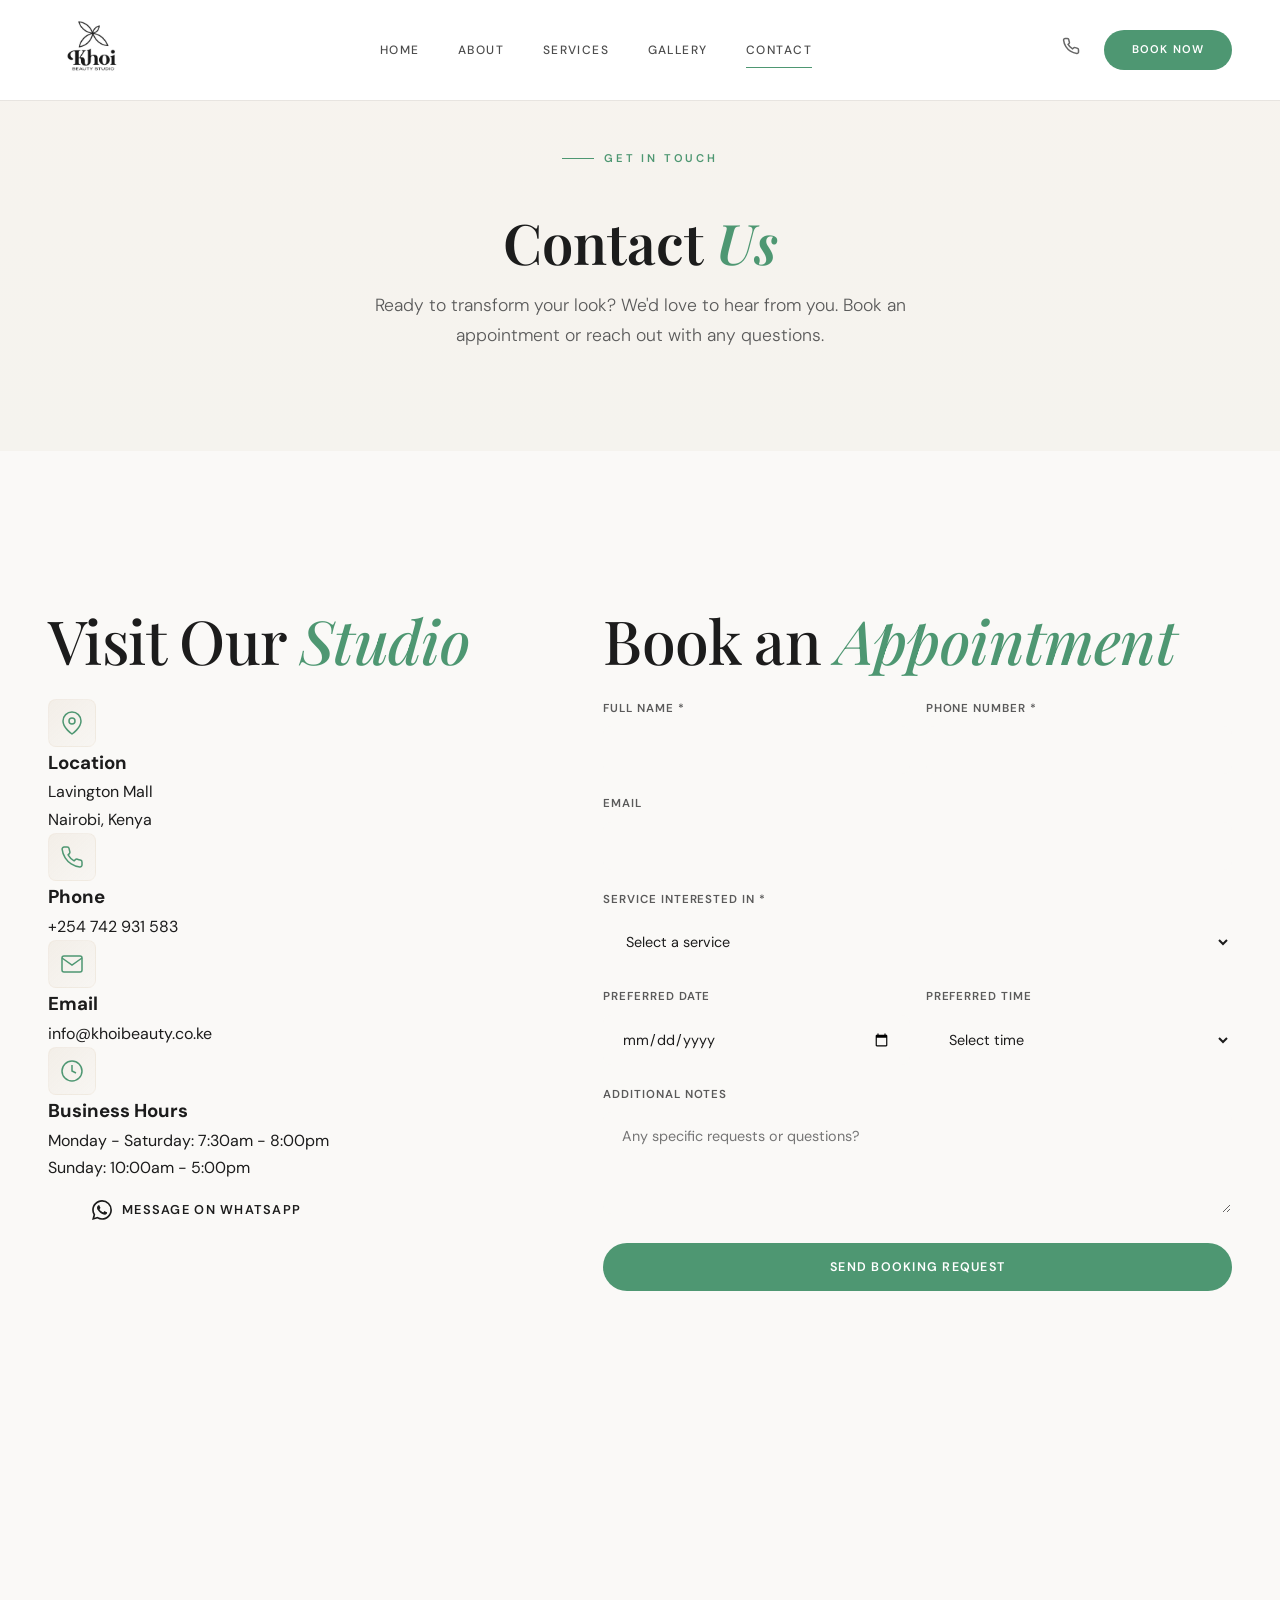
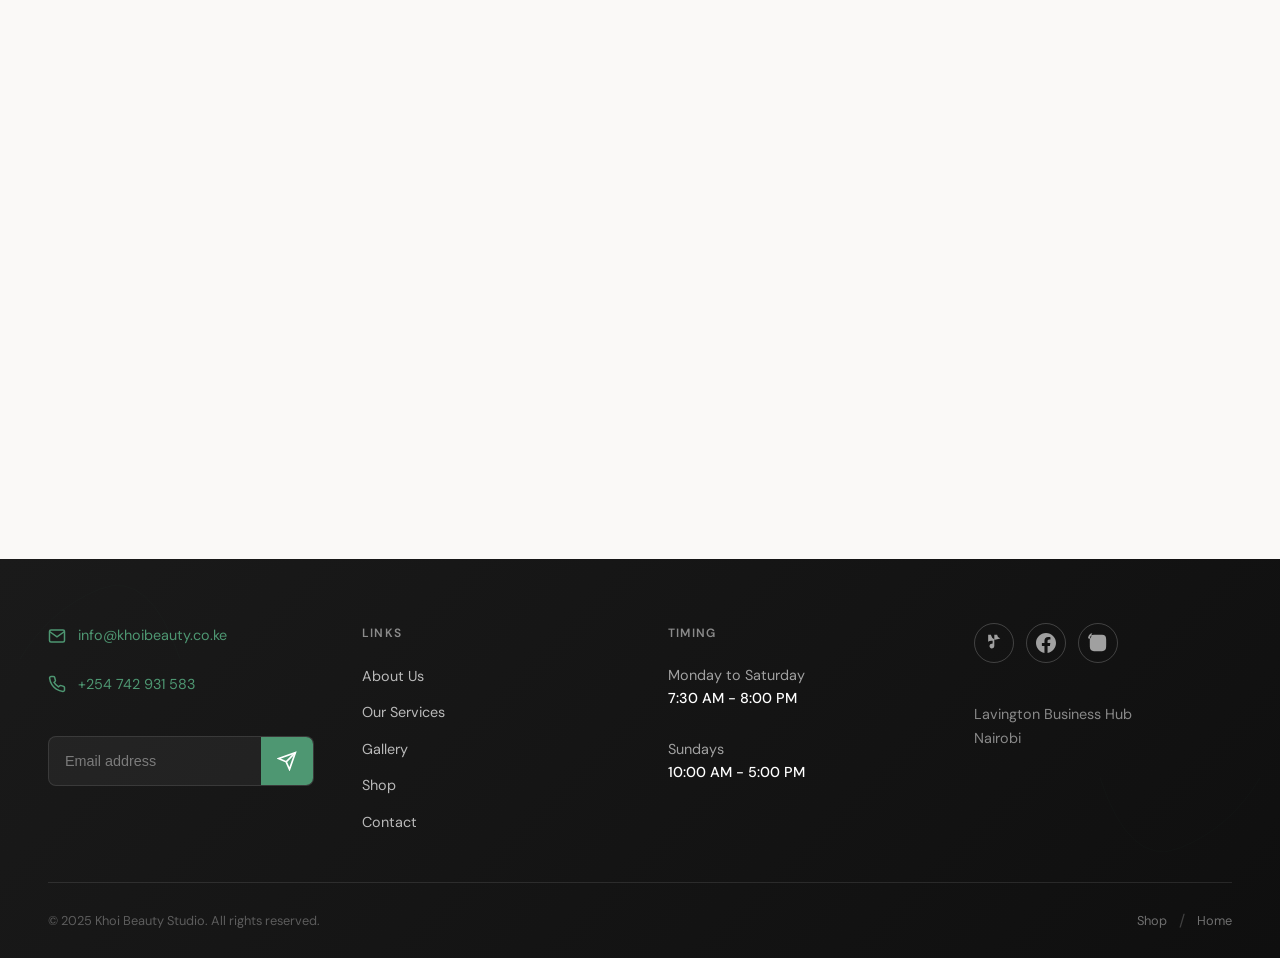
<file: contact.html>
<!DOCTYPE html>
<html lang="en">
<head>
    <meta charset="UTF-8">
    <meta name="viewport" content="width=device-width, initial-scale=1.0">
    <title>Contact Us — Khoi Beauty Studio Nairobi</title>
    <meta name="description" content="Contact Khoi Beauty Studio in Lavington, Nairobi. Book appointments via WhatsApp or phone. Visit us at Lavington Mall.">

    <meta property="og:type" content="website">
    <meta property="og:url" content="https://khoibeauty.co.ke/contact">
    <meta property="og:title" content="Contact — Khoi Beauty Studio">
    <meta property="og:description" content="Book your appointment at Khoi Beauty Studio. Lavington Mall, Nairobi.">

    <link rel="icon" type="image/png" href="images/logo-dark.png">
    <link rel="preconnect" href="https://fonts.googleapis.com">
    <link rel="preconnect" href="https://fonts.gstatic.com" crossorigin>
    <link href="https://fonts.googleapis.com/css2?family=Playfair+Display:ital,wght@0,400;0,500;0,600;0,700;1,400;1,500;1,600&family=DM+Sans:ital,opsz,wght@0,9..40,300;0,9..40,400;0,9..40,500;0,9..40,600;1,9..40,300;1,9..40,400&display=swap" rel="stylesheet">
    <link rel="stylesheet" href="css/styles.css">
</head>
<body>
    <!-- NAVIGATION -->
    <header id="navbar" class="navbar solid">
        <div class="nav-container">
            <a href="index.html" class="nav-logo">
                <img src="images/logo-new.jpg" alt="Khoi Beauty Studio" class="logo-img">
            </a>
            <nav class="nav-menu" id="navMenu">
                <a href="index.html" class="nav-link">Home</a>
                <a href="about.html" class="nav-link">About</a>
                <a href="services.html" class="nav-link">Services</a>
                <a href="gallery.html" class="nav-link">Gallery</a>
                <a href="contact.html" class="nav-link active">Contact</a>
            </nav>
            <div class="nav-actions">
                <a href="tel:+254742931583" class="nav-phone" aria-label="Call us">
                    <svg width="18" height="18" viewBox="0 0 24 24" fill="none" stroke="currentColor" stroke-width="2"><path d="M22 16.92v3a2 2 0 01-2.18 2 19.79 19.79 0 01-8.63-3.07 19.5 19.5 0 01-6-6 19.79 19.79 0 01-3.07-8.67A2 2 0 014.11 2h3a2 2 0 012 1.72 12.84 12.84 0 00.7 2.81 2 2 0 01-.45 2.11L8.09 9.91a16 16 0 006 6l1.27-1.27a2 2 0 012.11-.45 12.84 12.84 0 002.81.7A2 2 0 0122 16.92z"/></svg>
                </a>
                <a href="contact.html#booking" class="btn btn-book nav-book-btn">Book Now</a>
            </div>
            <button class="nav-toggle" id="navToggle" aria-label="Toggle menu">
                <span></span><span></span><span></span>
            </button>
        </div>
    </header>

    <!-- PAGE HEADER -->
    <section class="page-header">
        <div class="container">
            <span class="section-label">Get In Touch</span>
            <h1 class="page-title">Contact <em>Us</em></h1>
            <p class="page-desc">Ready to transform your look? We'd love to hear from you. Book an appointment or reach out with any questions.</p>
        </div>
    </section>

    <!-- CONTACT SECTION -->
    <section class="section contact-page">
        <div class="container">
            <div class="contact-grid">
                <!-- Contact Info -->
                <div class="contact-info">
                    <h2 class="section-title">Visit Our <em>Studio</em></h2>
                    <div class="contact-divider"></div>

                    <div class="contact-item">
                        <div class="contact-icon">
                            <svg width="24" height="24" viewBox="0 0 24 24" fill="none" stroke="currentColor" stroke-width="1.5"><path d="M21 10c0 7-9 13-9 13s-9-6-9-13a9 9 0 0118 0z"/><circle cx="12" cy="10" r="3"/></svg>
                        </div>
                        <div class="contact-details">
                            <h3>Location</h3>
                            <p>Lavington Mall<br>Nairobi, Kenya</p>
                        </div>
                    </div>

                    <div class="contact-item">
                        <div class="contact-icon">
                            <svg width="24" height="24" viewBox="0 0 24 24" fill="none" stroke="currentColor" stroke-width="1.5"><path d="M22 16.92v3a2 2 0 01-2.18 2 19.79 19.79 0 01-8.63-3.07 19.5 19.5 0 01-6-6 19.79 19.79 0 01-3.07-8.67A2 2 0 014.11 2h3a2 2 0 012 1.72 12.84 12.84 0 00.7 2.81 2 2 0 01-.45 2.11L8.09 9.91a16 16 0 006 6l1.27-1.27a2 2 0 012.11-.45 12.84 12.84 0 002.81.7A2 2 0 0122 16.92z"/></svg>
                        </div>
                        <div class="contact-details">
                            <h3>Phone</h3>
                            <p><a href="tel:+254742931583">+254 742 931 583</a></p>
                        </div>
                    </div>

                    <div class="contact-item">
                        <div class="contact-icon">
                            <svg width="24" height="24" viewBox="0 0 24 24" fill="none" stroke="currentColor" stroke-width="1.5"><path d="M4 4h16c1.1 0 2 .9 2 2v12c0 1.1-.9 2-2 2H4c-1.1 0-2-.9-2-2V6c0-1.1.9-2 2-2z"/><polyline points="22,6 12,13 2,6"/></svg>
                        </div>
                        <div class="contact-details">
                            <h3>Email</h3>
                            <p><a href="mailto:info@khoibeauty.co.ke">info@khoibeauty.co.ke</a></p>
                        </div>
                    </div>

                    <div class="contact-item">
                        <div class="contact-icon">
                            <svg width="24" height="24" viewBox="0 0 24 24" fill="none" stroke="currentColor" stroke-width="1.5"><circle cx="12" cy="12" r="10"/><polyline points="12 6 12 12 16 14"/></svg>
                        </div>
                        <div class="contact-details">
                            <h3>Business Hours</h3>
                            <p>Monday - Saturday: 7:30am - 8:00pm<br>Sunday: 10:00am - 5:00pm</p>
                        </div>
                    </div>

                    <!-- WhatsApp CTA -->
                    <div class="contact-whatsapp">
                        <a href="https://wa.me/254742931583?text=Hello%2C%20I%27d%20like%20to%20book%20an%20appointment" class="btn btn-whatsapp btn-lg">
                            <svg width="20" height="20" viewBox="0 0 24 24" fill="currentColor"><path d="M17.472 14.382c-.297-.149-1.758-.867-2.03-.967-.273-.099-.471-.148-.67.15-.197.297-.767.966-.94 1.164-.173.199-.347.223-.644.075-.297-.15-1.255-.463-2.39-1.475-.883-.788-1.48-1.761-1.653-2.059-.173-.297-.018-.458.13-.606.134-.133.298-.347.446-.52.149-.174.198-.298.298-.497.099-.198.05-.371-.025-.52-.075-.149-.669-1.612-.916-2.207-.242-.579-.487-.5-.669-.51-.173-.008-.371-.01-.57-.01-.198 0-.52.074-.792.372-.272.297-1.04 1.016-1.04 2.479 0 1.462 1.065 2.875 1.213 3.074.149.198 2.096 3.2 5.077 4.487.709.306 1.262.489 1.694.625.712.227 1.36.195 1.871.118.571-.085 1.758-.719 2.006-1.413.248-.694.248-1.289.173-1.413-.074-.124-.272-.198-.57-.347m-5.421 7.403h-.004a9.87 9.87 0 01-5.031-1.378l-.361-.214-3.741.982.998-3.648-.235-.374a9.86 9.86 0 01-1.51-5.26c.001-5.45 4.436-9.884 9.888-9.884 2.64 0 5.122 1.03 6.988 2.898a9.825 9.825 0 012.893 6.994c-.003 5.45-4.437 9.884-9.885 9.884m8.413-18.297A11.815 11.815 0 0012.05 0C5.495 0 .16 5.335.157 11.892c0 2.096.547 4.142 1.588 5.945L.057 24l6.305-1.654a11.882 11.882 0 005.683 1.448h.005c6.554 0 11.89-5.335 11.893-11.893a11.821 11.821 0 00-3.48-8.413z"/></svg>
                            Message on WhatsApp
                        </a>
                    </div>
                </div>

                <!-- Booking Form -->
                <div class="contact-form-wrapper" id="booking">
                    <h2 class="section-title">Book an <em>Appointment</em></h2>
                    <div class="contact-divider"></div>

                    <form class="contact-form" action="https://formsubmit.co/info@khoibeauty.co.ke" method="POST">
                        <input type="hidden" name="_subject" value="New Appointment Request - Khoi Beauty">
                        <input type="hidden" name="_captcha" value="false">
                        <input type="hidden" name="_template" value="table">
                        <input type="hidden" name="_next" value="https://khoibeauty.co.ke/thank-you.html">

                        <div class="form-row">
                            <div class="form-group">
                                <label for="name">Full Name *</label>
                                <input type="text" id="name" name="name" required>
                            </div>
                            <div class="form-group">
                                <label for="phone">Phone Number *</label>
                                <input type="tel" id="phone" name="phone" required>
                            </div>
                        </div>

                        <div class="form-group">
                            <label for="email">Email</label>
                            <input type="email" id="email" name="email">
                        </div>

                        <div class="form-group">
                            <label for="service">Service Interested In *</label>
                            <select id="service" name="service" required>
                                <option value="">Select a service</option>
                                <option value="Hair Care">Hair Care</option>
                                <option value="Facial Treatment">Facial Treatment</option>
                                <option value="Microneedling">Microneedling</option>
                                <option value="Professional Makeup">Professional Makeup</option>
                                <option value="Lash Extensions">Lash Extensions</option>
                                <option value="Eyebrow Shaping">Eyebrow Shaping & Tinting</option>
                                <option value="Nail Artistry">Nail Artistry</option>
                                <option value="Body Treatment">Body Treatment</option>
                                <option value="Multiple Services">Multiple Services</option>
                            </select>
                        </div>

                        <div class="form-row">
                            <div class="form-group">
                                <label for="date">Preferred Date</label>
                                <input type="date" id="date" name="preferred_date">
                            </div>
                            <div class="form-group">
                                <label for="time">Preferred Time</label>
                                <select id="time" name="preferred_time">
                                    <option value="">Select time</option>
                                    <option value="Morning (7:30am-12pm)">Morning (7:30am-12pm)</option>
                                    <option value="Afternoon (12pm-5pm)">Afternoon (12pm-5pm)</option>
                                    <option value="Evening (5pm-8pm)">Evening (5pm-8pm)</option>
                                </select>
                            </div>
                        </div>

                        <div class="form-group">
                            <label for="message">Additional Notes</label>
                            <textarea id="message" name="message" rows="4" placeholder="Any specific requests or questions?"></textarea>
                        </div>

                        <button type="submit" class="btn btn-primary btn-block">Send Booking Request</button>
                    </form>
                </div>
            </div>
        </div>
    </section>

    <!-- MAP -->
    <section class="section map-section">
        <div class="container">
            <div class="map-wrapper">
                <iframe
                    src="https://www.google.com/maps/embed?pb=!1m18!1m12!1m3!1d3988.8175839773744!2d36.7646137!3d-1.2832789!2m3!1f0!2f0!3f0!3m2!1i1024!2i768!4f13.1!3m3!1m2!1s0x0%3A0x0!2zMcKwMTcnMC4wIlMgMzbCsDQ1JzUyLjYiRQ!5e0!3m2!1sen!2ske!4v1600000000000!5m2!1sen!2ske"
                    width="100%"
                    height="400"
                    style="border:0;"
                    allowfullscreen=""
                    loading="lazy"
                    referrerpolicy="no-referrer-when-downgrade">
                </iframe>
            </div>
        </div>
    </section>

    <!-- FOOTER -->
    <footer class="footer">
        <div class="footer-decoration footer-decoration-top-left"></div>
        <div class="footer-decoration footer-decoration-bottom-right"></div>
        
        <div class="container">
            <div class="footer-grid-4">
                <!-- Contact & Newsletter -->
                <div class="footer-section">
                    <a href="mailto:info@khoibeauty.co.ke" class="footer-contact-link">
                        <svg width="18" height="18" viewBox="0 0 24 24" fill="none" stroke="currentColor" stroke-width="2"><path d="M4 4h16c1.1 0 2 .9 2 2v12c0 1.1-.9 2-2 2H4c-1.1 0-2-.9-2-2V6c0-1.1.9-2 2-2z"/><polyline points="22,6 12,13 2,6"/></svg>
                        info@khoibeauty.co.ke
                    </a>
                    <a href="tel:+254742931583" class="footer-contact-link">
                        <svg width="18" height="18" viewBox="0 0 24 24" fill="none" stroke="currentColor" stroke-width="2"><path d="M22 16.92v3a2 2 0 01-2.18 2 19.79 19.79 0 01-8.63-3.07 19.5 19.5 0 01-6-6 19.79 19.79 0 01-3.07-8.67A2 2 0 014.11 2h3a2 2 0 012 1.72 12.84 12.84 0 00.7 2.81 2 2 0 01-.45 2.11L8.09 9.91a16 16 0 006 6l1.27-1.27a2 2 0 012.11-.45 12.84 12.84 0 002.81.7A2 2 0 0122 16.92z"/></svg>
                        +254 742 931 583
                    </a>
                    
                    <div class="newsletter-form-footer">
                        <input type="email" placeholder="Email address" class="newsletter-input-footer">
                        <button class="newsletter-btn-footer" aria-label="Subscribe">
                            <svg width="20" height="20" viewBox="0 0 24 24" fill="none" stroke="currentColor" stroke-width="2"><line x1="22" y1="2" x2="11" y2="13"/><polygon points="22 2 15 22 11 13 2 9 22 2"/></svg>
                        </button>
                    </div>
                </div>
                
                <!-- Links -->
                <div class="footer-section">
                    <h4 class="footer-heading">Links</h4>
                    <nav class="footer-links-vertical">
                        <a href="about.html">About Us</a>
                        <a href="services.html">Our Services</a>
                        <a href="gallery.html">Gallery</a>
                        <a href="#">Shop</a>
                        <a href="contact.html">Contact</a>
                    </nav>
                </div>
                
                <!-- Timing -->
                <div class="footer-section">
                    <h4 class="footer-heading">Timing</h4>
                    <div class="footer-hours">
                        <p>Monday to Saturday</p>
                        <p class="footer-hours-time">7:30 AM - 8:00 PM</p>
                    </div>
                    <div class="footer-hours">
                        <p>Sundays</p>
                        <p class="footer-hours-time">10:00 AM - 5:00 PM</p>
                    </div>
                </div>
                
                <!-- Social & Location -->
                <div class="footer-section">
                    <div class="footer-social">
                        <a href="#" aria-label="TikTok" class="social-icon-circle">
                            <svg width="20" height="20" viewBox="0 0 24 24" fill="currentColor"><path d="M19.59 6.69a4.83 4.83 0 01-3.77-4.25V2h-3.45v13.67a2.89 2.89 0 01-5.2 1.74 2.89 2.89 0 012.31-4.64 2.93 2.93 0 01.88 0V9.4a6.84 6.84 0 00-1 0A6.33 6.33 0 005 10.53V2h3.45v.66a7.42 7.42 0 004.78 5.53z"/></svg>
                        </a>
                        <a href="#" aria-label="Facebook" class="social-icon-circle">
                            <svg width="20" height="20" viewBox="0 0 24 24" fill="currentColor"><path d="M24 12.073c0-6.627-5.373-12-12-12s-12 5.373-12 12c0 5.99 4.388 10.954 10.125 11.854v-8.385H7.078v-3.47h3.047V9.43c0-3.007 1.792-4.669 4.533-4.669 1.312 0 2.686.235 2.686.235v2.953H15.83c-1.491 0-1.956.925-1.956 1.874v2.25h3.328l-.532 3.47h-2.796v8.385C19.612 23.027 24 18.062 24 12.073z"/></svg>
                        </a>
                        <a href="#" aria-label="Instagram" class="social-icon-circle">
                            <svg width="20" height="20" viewBox="0 0 24 24" fill="currentColor"><path d="M12 2.163c3.204 0 3.584.012 4.85.07 3.252.148 4.771 1.691 4.919 4.919.058 1.265.069 1.645.069 4.849 0 3.205-.012 3.584-.069 4.849-.149 3.225-1.664 4.771-4.919 4.919-1.266.058-1.644.07-4.85.07-3.204 0-3.584-.012-4.849-.07-3.26-.149-4.771-1.699-4.919-4.92-.058-1.265-.07-1.644-.07-4.849 0-3.204.012-3.583.07-4.849.149-3.227 1.664-4.771 4.919-4.919 1.266-.057 1.645-.069 4.849-.069zM12 0C8.741 0 8.333.014 7.053.072 2.695.157.271 2.379.066 6.979-.029 2.374-.052 2.789-.064 7.053-.064 4.265 0 4.679.012 7.053.064 4.6.157 6.822 2.379 6.979 6.979.053 2.374.072 2.789.072 7.053.072s.014-3.584.072-7.053c.157-4.6 2.379-6.822 6.979-6.979C16.333.014 16.741 0 12 0zm0 5.838a6.162 6.162 0 100 12.324 6.162 6.162 0 000-12.324zM12 16a4 4 0 110-8 4 4 0 010 8zm6.406-11.845a1.44 1.44 0 100 2.881 1.44 1.44 0 000-2.881z"/></svg>
                        </a>
                    </div>
                    <div class="footer-location">
                        <p>Lavington Business Hub</p>
                        <p>Nairobi</p>
                    </div>
                </div>
            </div>
            
            <div class="footer-bottom-bar">
                <p>&copy; 2025 Khoi Beauty Studio. All rights reserved.</p>
                <nav class="footer-bottom-nav">
                    <a href="#">Shop</a>
                    <span class="footer-divider">/</span>
                    <a href="index.html">Home</a>
                </nav>
            </div>
        </div>
        
        <button class="back-to-top" id="backToTop" aria-label="Back to top">
            <svg width="20" height="20" viewBox="0 0 24 24" fill="none" stroke="currentColor" stroke-width="2"><polyline points="18 15 12 9 6 15"/></svg>
        </button>
    </footer>

    <script src="js/main.js"></script>
</body>
</html>
</file>
<file: css/styles.css>
/* ================================================================
   KHOI BEAUTY STUDIO — Editorial Luxury Stylesheet (Revamped)
   ================================================================ */

/* ======================== CSS VARIABLES ======================== */
:root {
    --color-black: #0b0b0b;
    --color-charcoal: #1c1c1c;
    --color-dark: #2d2d2d;
    --color-gray: #5a5a5a;
    --color-light-gray: #8a8a8a;
    --color-silver: #d4d4d4;
    --color-cream: #f7f3ee;
    --color-off-white: #faf9f7;
    --color-white: #ffffff;
    --color-gold: #4E9772;
    --color-gold-light: #5FA87F;
    --color-gold-dark: #3E8F5F;
    --color-green-pale: #CFEFC4;
    --color-green-tint: #DDF2D7;

    --font-heading: 'Playfair Display', 'Georgia', serif;
    --font-body: 'DM Sans', 'Helvetica Neue', sans-serif;

    --nav-height: 100px;
    --section-padding: clamp(100px, 12vw, 160px);
    --container-width: 1320px;

    --ease-out-expo: cubic-bezier(0.16, 1, 0.3, 1);
    --ease-out-quart: cubic-bezier(0.25, 1, 0.5, 1);
    --ease-spring: cubic-bezier(0.34, 1.56, 0.64, 1);
    --transition-smooth: 0.6s var(--ease-out-expo);
    --transition-fast: 0.35s var(--ease-out-expo);

    --radius-sm: 8px;
    --radius-md: 14px;
    --radius-lg: 20px;
    --radius-xl: 28px;
}

/* ======================== RESET & BASE ======================== */
*, *::before, *::after {
    margin: 0;
    padding: 0;
    box-sizing: border-box;
}

html {
    scroll-behavior: smooth;
    font-size: 16px;
    -webkit-font-smoothing: antialiased;
    -moz-osx-font-smoothing: grayscale;
}

body {
    font-family: var(--font-body);
    font-weight: 400;
    color: var(--color-charcoal);
    background: var(--color-off-white);
    line-height: 1.7;
    overflow-x: hidden;
}

img {
    max-width: 100%;
    height: auto;
    display: block;
}

a {
    text-decoration: none;
    color: inherit;
    transition: color var(--transition-fast);
}

button {
    cursor: pointer;
    border: none;
    background: none;
    font-family: inherit;
}

.container {
    max-width: var(--container-width);
    margin: 0 auto;
    padding: 0 clamp(24px, 5vw, 48px);
}

.section {
    padding: var(--section-padding) 0;
}

/* ======================== PAGE HEADER ======================== */
.page-header {
    padding: 140px 0 100px;
    text-align: center;
    background: var(--color-cream);
    position: relative;
    overflow: hidden;
    min-height: 300px;
}

.page-header::before {
    content: '';
    position: absolute;
    top: 0;
    left: 0;
    right: 0;
    height: 100%;
    background: linear-gradient(180deg, rgba(245, 243, 238, 0) 0%, rgba(245, 243, 238, 1) 100%);
    z-index: 0;
}

.page-header .container {
    position: relative;
    z-index: 1;
}

.page-title {
    font-family: var(--font-heading);
    font-size: clamp(2.5rem, 5vw, 3.5rem);
    font-weight: 600;
    color: var(--color-charcoal);
    line-height: 1.2;
    margin-bottom: 16px;
    margin-top: 20px;
}

.page-title em {
    font-style: italic;
    color: var(--color-gold);
}

.page-desc {
    font-size: 1.1rem;
    font-weight: 300;
    color: var(--color-gray);
    max-width: 600px;
    margin: 0 auto;
    line-height: 1.7;
}

/* ======================== PRELOADER ======================== */
#preloader {
    position: fixed;
    inset: 0;
    z-index: 10000;
    background: var(--color-black);
    display: flex;
    align-items: center;
    justify-content: center;
    transition: opacity 1s ease, visibility 1s ease;
}

#preloader.loaded {
    opacity: 0;
    visibility: hidden;
    pointer-events: none;
}

.preloader-inner {
    text-align: center;
}

.preloader-logo {
    width: 100px;
    margin-bottom: 36px;
    animation: preloaderPulse 1.5s ease-in-out infinite;
}

@keyframes preloaderPulse {
    0%, 100% { opacity: 0.4; transform: scale(0.95); }
    50% { opacity: 1; transform: scale(1); }
}

.preloader-bar {
    width: 180px;
    height: 2px;
    background: rgba(255,255,255,0.08);
    border-radius: 2px;
    overflow: hidden;
    margin: 0 auto;
}

.preloader-progress {
    height: 100%;
    background: var(--color-gold);
    border-radius: 2px;
    animation: preloaderBar 1.8s var(--ease-out-expo) forwards;
}

@keyframes preloaderBar {
    0% { width: 0; }
    100% { width: 100%; }
}

/* ======================== TYPOGRAPHY ======================== */
.section-label {
    display: inline-flex;
    align-items: center;
    gap: 10px;
    font-family: var(--font-body);
    font-size: 0.7rem;
    font-weight: 600;
    letter-spacing: 0.25em;
    text-transform: uppercase;
    color: var(--color-gold);
    margin-bottom: 20px;
}

.section-label::before {
    content: '';
    width: 32px;
    height: 1px;
    background: var(--color-gold);
}

.section-label.light {
    color: var(--color-gold-light);
}

.section-label.light::before {
    background: var(--color-gold-light);
}

.section-title {
    font-family: var(--font-heading);
    font-size: clamp(2.4rem, 5vw, 3.8rem);
    font-weight: 500;
    line-height: 1.15;
    color: var(--color-charcoal);
    margin-bottom: 24px;
    letter-spacing: -0.01em;
}

.section-title.light {
    color: var(--color-white);
}

.section-title em {
    font-style: italic;
    color: var(--color-gold);
}

.section-desc {
    font-size: 1.05rem;
    color: var(--color-gray);
    max-width: 560px;
    line-height: 1.8;
    font-weight: 300;
}

.section-header.center {
    text-align: center;
    margin-bottom: clamp(48px, 7vw, 80px);
}

.section-header.center .section-label::before {
    display: none;
}

.section-header.center .section-desc {
    margin-inline: auto;
}

/* ======================== BUTTONS ======================== */
.btn {
    display: inline-flex;
    align-items: center;
    justify-content: center;
    gap: 10px;
    font-family: var(--font-body);
    font-size: 0.78rem;
    font-weight: 600;
    letter-spacing: 0.1em;
    text-transform: uppercase;
    padding: 16px 36px;
    border-radius: 60px;
    transition: all 0.4s var(--ease-out-expo);
    white-space: nowrap;
    position: relative;
    overflow: hidden;
}

.btn-primary {
    background: var(--color-gold);
    color: var(--color-white);
}

.btn-primary:hover {
    background: var(--color-gold-dark);
    transform: translateY(-2px);
    box-shadow: 0 12px 36px rgba(184, 149, 106, 0.3);
}

.btn-outline {
    border: 1.5px solid rgba(255,255,255,0.35);
    color: var(--color-white);
    backdrop-filter: blur(6px);
}

.btn-outline:hover {
    border-color: var(--color-gold);
    color: var(--color-gold);
    background: rgba(184, 149, 106, 0.1);
}

.btn-lg {
    padding: 18px 44px;
    font-size: 0.8rem;
}

.btn-sm {
    padding: 11px 26px;
    font-size: 0.72rem;
}

.btn-block {
    width: 100%;
}

.btn-book {
    background: var(--color-gold);
    color: var(--color-white);
}

/* ======================== NAVBAR ======================== */
.navbar {
    position: fixed;
    top: 0;
    left: 0;
    right: 0;
    z-index: 1000;
    height: var(--nav-height);
    transition: all 0.5s var(--ease-out-expo);
    background: #ffffff;
    box-shadow: 0 1px 0 rgba(0,0,0,0.06);
}

.navbar.scrolled {
    background: rgba(255, 255, 255, 0.98);
    backdrop-filter: blur(24px) saturate(180%);
    -webkit-backdrop-filter: blur(24px) saturate(180%);
    box-shadow: 0 1px 0 rgba(0,0,0,0.06);
}

.navbar.solid {
    background: #ffffff;
    box-shadow: 0 1px 0 rgba(0,0,0,0.06);
}

.navbar.solid .nav-link {
    color: rgba(0,0,0,0.7);
}

.navbar.solid .nav-phone {
    color: rgba(0,0,0,0.6);
}

.nav-container {
    max-width: var(--container-width);
    margin: 0 auto;
    padding: 0 clamp(24px, 5vw, 48px);
    height: 100%;
    display: flex;
    align-items: center;
    justify-content: space-between;
}

.nav-logo {
    flex-shrink: 0;
}

.logo-img {
    height: 90px;
    width: auto;
    transition: opacity 0.3s ease;
}

.logo-img:hover {
    opacity: 0.8;
}

.nav-menu {
    display: flex;
    align-items: center;
    gap: clamp(24px, 3vw, 44px);
}

.nav-link {
    font-size: 0.75rem;
    font-weight: 500;
    letter-spacing: 0.12em;
    text-transform: uppercase;
    color: rgba(0,0,0,0.7);
    position: relative;
    padding: 4px 0;
    transition: color 0.3s ease;
}

.navbar.scrolled .nav-link {
    color: rgba(0,0,0,0.7);
}

.nav-link::after {
    content: '';
    position: absolute;
    bottom: -4px;
    left: 0;
    width: 0;
    height: 1.5px;
    background: var(--color-gold);
    transition: width 0.5s var(--ease-out-expo);
}

.nav-link:hover {
    color: var(--color-white);
}

.nav-link:hover::after,
.nav-link.active::after {
    width: 100%;
}

.nav-link.active {
    color: var(--color-white);
}

.nav-actions {
    display: flex;
    align-items: center;
    gap: 16px;
}

.nav-phone {
    color: rgba(0,0,0,0.6);
    padding: 8px;
    transition: color 0.3s ease;
}

.navbar.scrolled .nav-phone {
    color: rgba(0,0,0,0.6);
}

.nav-phone:hover {
    color: var(--color-gold);
}

.nav-book-btn {
    padding: 10px 28px;
    font-size: 0.7rem;
}

.nav-toggle {
    display: none;
    flex-direction: column;
    gap: 6px;
    padding: 8px;
    z-index: 1001;
}

.nav-toggle span {
    display: block;
    width: 24px;
    height: 1.5px;
    background: var(--color-white);
    transition: all 0.4s var(--ease-out-expo);
    transform-origin: center;
}

/* ======================== HERO ======================== */
.hero {
    position: relative;
    height: 100vh;
    height: 100dvh;
    min-height: 700px;
    display: flex;
    align-items: center;
    justify-content: center;
    overflow: hidden;
}

.hero-bg {
    position: absolute;
    inset: 0;
}

.hero-slide {
    position: absolute;
    inset: 0;
    background-size: cover;
    background-position: center;
    opacity: 0;
    transform: scale(1.06);
    transition: opacity 1.8s ease, transform 10s linear;
}

.hero-slide.active {
    opacity: 1;
    transform: scale(1);
}

.hero-overlay {
    position: absolute;
    inset: 0;
    background: linear-gradient(
        160deg,
        rgba(0,0,0,0.6) 0%,
        rgba(0,0,0,0.35) 50%,
        rgba(0,0,0,0.55) 100%
    );
}

.hero-content {
    position: relative;
    z-index: 2;
    text-align: center;
    padding: 0 24px;
    max-width: 860px;
}

.hero-badge {
    display: inline-flex;
    align-items: center;
    gap: 10px;
    font-size: 0.72rem;
    font-weight: 500;
    letter-spacing: 0.25em;
    text-transform: uppercase;
    color: rgba(255,255,255,0.7);
    margin-bottom: 28px;
    padding: 8px 20px;
    border: 1px solid rgba(255,255,255,0.15);
    border-radius: 60px;
    backdrop-filter: blur(8px);
    background: rgba(255,255,255,0.04);
}

.badge-dot {
    width: 6px;
    height: 6px;
    background: var(--color-gold);
    border-radius: 50%;
    animation: badgePulse 2s ease-in-out infinite;
}

@keyframes badgePulse {
    0%, 100% { opacity: 1; }
    50% { opacity: 0.4; }
}

.hero-title {
    font-family: var(--font-heading);
    font-size: clamp(3rem, 8vw, 5.8rem);
    font-weight: 400;
    line-height: 1.05;
    color: var(--color-white);
    margin-bottom: 28px;
    letter-spacing: -0.02em;
}

.hero-title em {
    font-style: italic;
    color: var(--color-gold-light);
}

.hero-subtitle {
    font-size: clamp(1rem, 2vw, 1.15rem);
    font-weight: 300;
    color: rgba(255,255,255,0.65);
    margin-bottom: 44px;
    letter-spacing: 0.03em;
    line-height: 1.7;
}

.hero-ctas {
    display: flex;
    gap: 16px;
    justify-content: center;
    flex-wrap: wrap;
}

/* Hero Bottom */
.hero-bottom {
    position: absolute;
    bottom: 0;
    left: 0;
    right: 0;
    z-index: 2;
    display: flex;
    align-items: flex-end;
    justify-content: space-between;
    padding: 0 clamp(24px, 5vw, 48px) 36px;
}

.hero-hours {
    display: flex;
    align-items: center;
    gap: 10px;
    font-size: 0.75rem;
    font-weight: 400;
    color: rgba(255,255,255,0.45);
    letter-spacing: 0.03em;
}

.hero-hours svg {
    opacity: 0.5;
}

.hero-hours .sep {
    width: 3px;
    height: 3px;
    background: rgba(255,255,255,0.3);
    border-radius: 50%;
}

.hero-scroll {
    display: flex;
    align-items: center;
}

/* Hero Animations */
.animate-up {
    opacity: 0;
    transform: translateY(50px);
}

body.loaded .animate-up {
    animation: fadeUp 1.2s var(--ease-out-expo) forwards;
}

body.loaded .animate-up.delay-1 { animation-delay: 0.15s; }
body.loaded .animate-up.delay-2 { animation-delay: 0.3s; }
body.loaded .animate-up.delay-3 { animation-delay: 0.5s; }
body.loaded .animate-up.delay-4 { animation-delay: 0.7s; }

@keyframes fadeUp {
    to {
        opacity: 1;
        transform: translateY(0);
    }
}

/* Scroll Indicator */
.scroll-indicator {
    width: 22px;
    height: 36px;
    border: 1.5px solid rgba(255,255,255,0.25);
    border-radius: 11px;
    display: flex;
    justify-content: center;
    padding-top: 7px;
}

.scroll-dot {
    width: 2.5px;
    height: 7px;
    background: var(--color-gold);
    border-radius: 3px;
    animation: scrollBounce 2s ease-in-out infinite;
}

@keyframes scrollBounce {
    0%, 100% { transform: translateY(0); opacity: 1; }
    50% { transform: translateY(10px); opacity: 0.2; }
}

/* ======================== MARQUEE BAR ======================== */
.marquee-bar {
    background: var(--color-charcoal);
    padding: 18px 0;
    overflow: hidden;
    border-bottom: 1px solid rgba(255,255,255,0.04);
}

.marquee-track {
    display: flex;
    align-items: center;
    gap: 0;
    white-space: nowrap;
    animation: marquee 35s linear infinite;
}

.marquee-track span {
    font-family: var(--font-heading);
    font-size: 1rem;
    font-weight: 400;
    font-style: italic;
    color: rgba(255,255,255,0.45);
    letter-spacing: 0.06em;
    padding: 0 18px;
}

.marquee-track .dot {
    font-style: normal;
    font-size: 0.6rem;
    color: var(--color-gold);
    padding: 0 4px;
}

@keyframes marquee {
    0% { transform: translateX(0); }
    100% { transform: translateX(-50%); }
}

/* ======================== ABOUT SECTION ======================== */
.about-grid {
    display: grid;
    grid-template-columns: 1fr 1.1fr;
    gap: clamp(48px, 7vw, 100px);
    align-items: center;
}

.about-images {
    position: relative;
}

.about-img-main {
    border-radius: var(--radius-lg);
    overflow: hidden;
    box-shadow: 0 24px 64px rgba(0,0,0,0.1);
}

.about-img-main img {
    width: 100%;
    height: 520px;
    object-fit: cover;
    transition: transform 1s var(--ease-out-expo);
}

.about-img-main:hover img {
    transform: scale(1.04);
}

.about-img-accent {
    position: absolute;
    bottom: -36px;
    right: -36px;
    width: 200px;
    height: 260px;
    border-radius: var(--radius-md);
    overflow: hidden;
    border: 6px solid var(--color-off-white);
    box-shadow: 0 16px 48px rgba(0,0,0,0.12);
}

.about-img-accent img {
    width: 100%;
    height: 100%;
    object-fit: cover;
}

.about-badge {
    position: absolute;
    top: -24px;
    left: -24px;
    width: 110px;
    height: 110px;
    background: var(--color-gold);
    border-radius: 50%;
    display: flex;
    flex-direction: column;
    align-items: center;
    justify-content: center;
    box-shadow: 0 12px 36px rgba(184, 149, 106, 0.35);
}

.badge-number {
    font-family: var(--font-heading);
    font-size: 2rem;
    font-weight: 600;
    color: var(--color-white);
    line-height: 1;
}

.badge-text {
    font-size: 0.58rem;
    font-weight: 600;
    text-transform: uppercase;
    letter-spacing: 0.08em;
    color: rgba(255,255,255,0.85);
    text-align: center;
    line-height: 1.3;
}

.about-divider {
    width: 48px;
    height: 2px;
    background: var(--color-gold);
    margin-bottom: 28px;
}

.about-text {
    font-size: 1rem;
    color: var(--color-gray);
    margin-bottom: 18px;
    line-height: 1.85;
    font-weight: 300;
}

.about-features {
    display: flex;
    flex-direction: column;
    gap: 20px;
    margin-top: 36px;
}

.feature {
    display: flex;
    align-items: flex-start;
    gap: 16px;
}

.feature-icon {
    flex-shrink: 0;
    width: 48px;
    height: 48px;
    background: linear-gradient(135deg, rgba(184, 149, 106, 0.12), rgba(184, 149, 106, 0.04));
    border-radius: var(--radius-sm);
    display: flex;
    align-items: center;
    justify-content: center;
    color: var(--color-gold);
    border: 1px solid rgba(184, 149, 106, 0.1);
}

.feature h4 {
    font-family: var(--font-body);
    font-size: 0.9rem;
    font-weight: 600;
    color: var(--color-charcoal);
    margin-bottom: 3px;
}

.feature p {
    font-size: 0.83rem;
    color: var(--color-light-gray);
    font-weight: 300;
}

/* ======================== STATS BAR ======================== */
.stats-bar {
    background: var(--color-green-pale);
    padding: 64px 0;
    position: relative;
}

.stats-bar::before {
    content: '';
    position: absolute;
    top: 0;
    left: 0;
    right: 0;
    height: 1px;
    background: linear-gradient(90deg, transparent, rgba(184, 149, 106, 0.3), transparent);
}

.stats-grid {
    display: grid;
    grid-template-columns: repeat(4, 1fr);
    gap: 24px;
    text-align: center;
}

.stat {
    position: relative;
}

.stat::after {
    content: '';
    position: absolute;
    right: 0;
    top: 50%;
    transform: translateY(-50%);
    width: 1px;
    height: 48px;
    background: rgba(255,255,255,0.08);
}

.stat:last-child::after {
    display: none;
}

.stat-number {
    font-family: var(--font-heading);
    font-size: clamp(2.8rem, 4.5vw, 3.8rem);
    font-weight: 400;
    color: var(--color-gold);
    display: block;
    line-height: 1;
    margin-bottom: 10px;
    letter-spacing: -0.02em;
}

.stat-label {
    font-size: 0.72rem;
    font-weight: 500;
    letter-spacing: 0.15em;
    text-transform: uppercase;
    color: var(--color-charcoal);
}

/* ======================== SERVICES ======================== */
.services {
    background: var(--color-off-white);
}

.services-filter {
    display: flex;
    justify-content: center;
    gap: 8px;
    flex-wrap: wrap;
    margin-bottom: 52px;
}

.filter-btn {
    font-size: 0.75rem;
    font-weight: 500;
    letter-spacing: 0.08em;
    text-transform: uppercase;
    padding: 11px 28px;
    border-radius: 60px;
    color: var(--color-gray);
    border: 1.5px solid transparent;
    transition: all var(--transition-fast);
}

.filter-btn:hover {
    color: var(--color-charcoal);
    border-color: var(--color-silver);
}

.filter-btn.active {
    background: var(--color-charcoal);
    color: var(--color-white);
    border-color: var(--color-charcoal);
}

.services-grid {
    display: grid;
    grid-template-columns: repeat(auto-fill, minmax(300px, 1fr));
    gap: 24px;
}

.service-card {
    background: var(--color-white);
    border-radius: var(--radius-lg);
    overflow: hidden;
    transition: all 0.5s var(--ease-out-expo);
    box-shadow: 0 2px 16px rgba(0,0,0,0.03);
    border: 1px solid rgba(0,0,0,0.04);
}

.service-card:hover {
    transform: translateY(-6px);
    box-shadow: 0 24px 56px rgba(0,0,0,0.08);
    border-color: transparent;
}

.service-card.hidden {
    display: none;
}

.service-img {
    position: relative;
    height: 260px;
    overflow: hidden;
}

.service-img img {
    width: 100%;
    height: 100%;
    object-fit: cover;
    transition: transform 0.8s var(--ease-out-expo);
}

.service-card:hover .service-img img {
    transform: scale(1.06);
}

.service-overlay {
    position: absolute;
    inset: 0;
    background: linear-gradient(180deg, transparent 40%, rgba(0,0,0,0.5) 100%);
    display: flex;
    align-items: flex-end;
    justify-content: center;
    padding-bottom: 24px;
    opacity: 0;
    transition: opacity 0.5s ease;
}

.service-card:hover .service-overlay {
    opacity: 1;
}

.service-info {
    padding: 24px 24px 28px;
}

.service-info-top {
    display: flex;
    align-items: flex-start;
    justify-content: space-between;
    gap: 12px;
    margin-bottom: 8px;
}

.service-info h3 {
    font-family: var(--font-heading);
    font-size: 1.3rem;
    font-weight: 500;
    color: var(--color-charcoal);
    line-height: 1.3;
}

.service-info p {
    font-size: 0.87rem;
    color: var(--color-gray);
    line-height: 1.65;
    font-weight: 300;
}

.service-price {
    font-size: 0.75rem;
    font-weight: 600;
    color: var(--color-gold);
    letter-spacing: 0.03em;
    white-space: nowrap;
    padding: 4px 12px;
    background: rgba(184, 149, 106, 0.08);
    border-radius: 60px;
    flex-shrink: 0;
}

.services-cta {
    text-align: center;
    margin-top: 56px;
}

.services-note {
    font-size: 0.8rem;
    color: var(--color-light-gray);
    margin-top: 16px;
    font-weight: 300;
}

/* ======================== CINEMATIC DIVIDER ======================== */
.cinematic-divider {
    position: relative;
    height: 55vh;
    min-height: 420px;
    display: flex;
    align-items: center;
    justify-content: center;
    overflow: hidden;
}

.parallax-bg {
    position: absolute;
    inset: -20%;
    background-size: cover;
    background-position: center;
    background-attachment: fixed;
}

.cinematic-overlay {
    position: absolute;
    inset: 0;
    background: rgba(0,0,0,0.5);
    backdrop-filter: blur(2px);
}

.cinematic-content {
    position: relative;
    z-index: 2;
    text-align: center;
    padding: 0 24px;
}

.cinematic-quote p {
    font-family: var(--font-heading);
    font-size: clamp(2.2rem, 5vw, 3.8rem);
    font-weight: 400;
    line-height: 1.3;
    color: var(--color-white);
    letter-spacing: -0.01em;
}

.cinematic-quote em {
    font-style: italic;
    color: var(--color-gold-light);
}

/* ======================== GALLERY ======================== */
.gallery {
    background: var(--color-white);
}

.gallery-grid {
    display: grid;
    grid-template-columns: repeat(3, 1fr);
    grid-auto-rows: 300px;
    gap: 12px;
}

.gallery-item {
    position: relative;
    border-radius: var(--radius-md);
    overflow: hidden;
    cursor: pointer;
}

.gallery-item.gallery-tall {
    grid-row: span 2;
}

.gallery-item img {
    width: 100%;
    height: 100%;
    object-fit: cover;
    transition: transform 1s var(--ease-out-expo), filter 0.6s ease;
}

.gallery-item:hover img {
    transform: scale(1.05);
    filter: brightness(1.05);
}

.gallery-caption {
    position: absolute;
    bottom: 0;
    left: 0;
    right: 0;
    padding: 48px 24px 24px;
    background: linear-gradient(transparent, rgba(0,0,0,0.65));
    opacity: 0;
    transform: translateY(8px);
    transition: all 0.5s var(--ease-out-expo);
}

.gallery-item:hover .gallery-caption {
    opacity: 1;
    transform: translateY(0);
}

.gallery-caption span {
    font-family: var(--font-heading);
    font-size: 1.15rem;
    color: var(--color-white);
    font-weight: 500;
    font-style: italic;
}

/* ======================== TESTIMONIALS ======================== */
.testimonials {
    background: var(--color-cream);
}

.testimonials-slider {
    position: relative;
    overflow: hidden;
    max-width: 900px;
    margin: 0 auto;
}

.testimonials-track {
    display: flex;
    transition: transform 0.7s var(--ease-out-expo);
}

.testimonial-card {
    flex: 0 0 100%;
    padding: 0 clamp(20px, 5vw, 60px);
    text-align: center;
    position: relative;
}

.testimonial-quote-mark {
    font-family: var(--font-heading);
    font-size: 6rem;
    line-height: 0.5;
    color: var(--color-gold);
    opacity: 0.2;
    margin-bottom: 8px;
    user-select: none;
}

.testimonial-stars {
    display: flex;
    justify-content: center;
    gap: 3px;
    margin-bottom: 28px;
    color: var(--color-gold);
}

.testimonial-text {
    font-family: var(--font-heading);
    font-size: clamp(1.15rem, 2.5vw, 1.5rem);
    font-weight: 400;
    font-style: italic;
    line-height: 1.65;
    color: var(--color-charcoal);
    margin-bottom: 36px;
}

.testimonial-author {
    display: flex;
    align-items: center;
    justify-content: center;
    gap: 14px;
}

.author-avatar {
    width: 48px;
    height: 48px;
    background: var(--color-gold);
    color: var(--color-white);
    border-radius: 50%;
    display: flex;
    align-items: center;
    justify-content: center;
    font-family: var(--font-heading);
    font-size: 1.1rem;
    font-weight: 600;
}

.testimonial-author strong {
    display: block;
    font-size: 0.88rem;
    font-weight: 600;
    color: var(--color-charcoal);
}

.testimonial-author span {
    font-size: 0.75rem;
    color: var(--color-light-gray);
    font-weight: 400;
}

.testimonials-nav {
    display: flex;
    align-items: center;
    justify-content: center;
    gap: 20px;
    margin-top: 44px;
}

.testimonial-prev,
.testimonial-next {
    width: 44px;
    height: 44px;
    border-radius: 50%;
    border: 1.5px solid var(--color-silver);
    display: flex;
    align-items: center;
    justify-content: center;
    color: var(--color-charcoal);
    transition: all var(--transition-fast);
}

.testimonial-prev:hover,
.testimonial-next:hover {
    border-color: var(--color-gold);
    color: var(--color-gold);
    background: rgba(184, 149, 106, 0.06);
    transform: scale(1.05);
}

.testimonial-dots {
    display: flex;
    gap: 10px;
}

.testimonial-dot {
    width: 8px;
    height: 8px;
    border-radius: 50%;
    background: var(--color-silver);
    cursor: pointer;
    transition: all 0.4s var(--ease-out-expo);
}

.testimonial-dot.active {
    background: var(--color-gold);
    transform: scale(1.3);
}

.google-reviews-link {
    text-align: center;
    margin-top: 36px;
    font-size: 0.88rem;
    color: var(--color-gray);
}

.google-reviews-link a {
    color: var(--color-gold);
    font-weight: 600;
    text-decoration: underline;
    text-underline-offset: 4px;
    text-decoration-color: rgba(184, 149, 106, 0.3);
    transition: text-decoration-color 0.3s ease;
}

.google-reviews-link a:hover {
    text-decoration-color: var(--color-gold);
}

/* ======================== TEAM ======================== */
.team {
    background: var(--color-off-white);
}

.team-grid {
    display: grid;
    grid-template-columns: repeat(4, 1fr);
    gap: 24px;
}

.team-card {
    text-align: center;
}

.team-img {
    position: relative;
    border-radius: var(--radius-lg);
    overflow: hidden;
    margin-bottom: 20px;
    aspect-ratio: 3/4;
}

.team-img img {
    width: 100%;
    height: 100%;
    object-fit: cover;
    transition: transform 0.8s var(--ease-out-expo), filter 0.6s ease;
    filter: grayscale(15%) brightness(0.97);
}

.team-card:hover .team-img img {
    transform: scale(1.05);
    filter: grayscale(0%) brightness(1);
}

.team-overlay {
    position: absolute;
    inset: 0;
    background: linear-gradient(180deg, transparent 50%, rgba(0,0,0,0.5) 100%);
    display: flex;
    align-items: flex-end;
    justify-content: center;
    padding-bottom: 28px;
    opacity: 0;
    transition: opacity 0.5s ease;
}

.team-card:hover .team-overlay {
    opacity: 1;
}

.team-info h3 {
    font-family: var(--font-heading);
    font-size: 1.2rem;
    font-weight: 500;
    color: var(--color-charcoal);
    margin-bottom: 4px;
}

.team-info p {
    font-size: 0.8rem;
    color: var(--color-gold);
    font-weight: 500;
    letter-spacing: 0.03em;
}

/* ======================== BOOKING ======================== */
.booking {
    position: relative;
    overflow: hidden;
}

.booking-bg {
    position: absolute;
    inset: 0;
    background-size: cover;
    background-position: center;
    background-attachment: fixed;
}

.booking-overlay {
    position: absolute;
    inset: 0;
    background: linear-gradient(135deg, rgba(11, 11, 11, 0.92) 0%, rgba(28, 28, 28, 0.88) 100%);
}

.booking .container {
    position: relative;
    z-index: 2;
}

.booking-content {
    display: grid;
    grid-template-columns: 1fr 1fr;
    gap: clamp(48px, 7vw, 88px);
    align-items: center;
}

.booking-text {
    color: var(--color-white);
}

.booking-text p {
    font-size: 1rem;
    color: rgba(255,255,255,0.55);
    line-height: 1.85;
    margin-bottom: 32px;
    font-weight: 300;
}

.booking-perks {
    display: flex;
    flex-direction: column;
    gap: 16px;
}

.perk {
    display: flex;
    align-items: center;
    gap: 14px;
    font-size: 0.88rem;
    color: rgba(255,255,255,0.7);
    font-weight: 300;
}

.perk svg {
    color: var(--color-gold);
    flex-shrink: 0;
}

.booking-form-wrapper {
    background: var(--color-white);
    border-radius: var(--radius-xl);
    padding: clamp(32px, 4vw, 48px);
    box-shadow: 0 32px 72px rgba(0,0,0,0.25);
}

.booking-form h3 {
    font-family: var(--font-heading);
    font-size: 1.7rem;
    font-weight: 500;
    color: var(--color-charcoal);
    margin-bottom: 32px;
    text-align: center;
}

.form-group {
    margin-bottom: 20px;
}

.form-group label {
    display: block;
    font-size: 0.72rem;
    font-weight: 600;
    letter-spacing: 0.08em;
    text-transform: uppercase;
    color: var(--color-gray);
    margin-bottom: 8px;
}

.form-group input,
.form-group select,
.form-group textarea {
    width: 100%;
    padding: 14px 18px;
    font-family: var(--font-body);
    font-size: 0.9rem;
    color: var(--color-charcoal);
    background: var(--color-off-white);
    border: 1.5px solid transparent;
    border-radius: var(--radius-sm);
    transition: all var(--transition-fast);
    outline: none;
}

.form-group input:focus,
.form-group select:focus,
.form-group textarea:focus {
    border-color: var(--color-gold);
    background: var(--color-white);
    box-shadow: 0 0 0 4px rgba(184, 149, 106, 0.08);
}

.form-row {
    display: grid;
    grid-template-columns: 1fr 1fr;
    gap: 16px;
}

.form-note {
    font-size: 0.75rem;
    color: var(--color-light-gray);
    text-align: center;
    margin-top: 14px;
    font-weight: 300;
}

/* ======================== NEWSLETTER ======================== */
.newsletter {
    background: var(--color-gold);
    padding: 60px 0;
    position: relative;
    overflow: hidden;
}

.newsletter::before {
    content: '';
    position: absolute;
    top: -60%;
    right: -20%;
    width: 400px;
    height: 400px;
    border-radius: 50%;
    background: rgba(255,255,255,0.06);
}

.newsletter-inner {
    display: flex;
    align-items: center;
    justify-content: space-between;
    gap: 40px;
    position: relative;
}

.newsletter-text h3 {
    font-family: var(--font-heading);
    font-size: 1.8rem;
    font-weight: 500;
    color: var(--color-white);
    margin-bottom: 6px;
}

.newsletter-text p {
    font-size: 0.88rem;
    color: rgba(255,255,255,0.75);
    font-weight: 300;
}

.newsletter-form {
    display: flex;
    gap: 12px;
    flex-shrink: 0;
}

.newsletter-form input {
    padding: 15px 22px;
    font-family: var(--font-body);
    font-size: 0.88rem;
    background: rgba(255,255,255,0.15);
    border: 1.5px solid rgba(255,255,255,0.25);
    border-radius: 60px;
    color: var(--color-white);
    width: 280px;
    outline: none;
    transition: all var(--transition-fast);
    backdrop-filter: blur(8px);
}

.newsletter-form input::placeholder {
    color: rgba(255,255,255,0.5);
}

.newsletter-form input:focus {
    background: rgba(255,255,255,0.25);
    border-color: var(--color-white);
}

.newsletter-form .btn {
    background: var(--color-charcoal);
    color: var(--color-white);
}

.newsletter-form .btn:hover {
    background: var(--color-black);
    transform: translateY(-2px);
}

/* ======================== CONTACT ======================== */
.contact {
    background: var(--color-white);
}

.contact-grid {
    display: grid;
    grid-template-columns: 1fr 1.3fr;
    gap: clamp(40px, 6vw, 72px);
    align-items: start;
}

.contact-card {
    display: flex;
    align-items: flex-start;
    gap: 18px;
    padding: 22px 0;
    border-bottom: 1px solid rgba(0,0,0,0.05);
}

.contact-card:last-of-type {
    border-bottom: none;
}

.contact-icon {
    flex-shrink: 0;
    width: 48px;
    height: 48px;
    background: linear-gradient(135deg, rgba(184, 149, 106, 0.1), rgba(184, 149, 106, 0.03));
    border-radius: var(--radius-sm);
    display: flex;
    align-items: center;
    justify-content: center;
    color: var(--color-gold);
    border: 1px solid rgba(184, 149, 106, 0.08);
}

.contact-card h4 {
    font-size: 0.88rem;
    font-weight: 600;
    color: var(--color-charcoal);
    margin-bottom: 4px;
}

.contact-card p,
.contact-card a {
    font-size: 0.88rem;
    color: var(--color-gray);
    line-height: 1.65;
    font-weight: 300;
}

.click-to-call {
    font-size: 1.1rem !important;
    font-weight: 600 !important;
    color: var(--color-charcoal) !important;
    transition: color 0.3s ease;
}

.click-to-call:hover {
    color: var(--color-gold) !important;
}

.tap-hint {
    font-size: 0.7rem !important;
    color: var(--color-gold) !important;
    font-weight: 500;
    margin-top: 2px;
}

.contact-card a:hover {
    color: var(--color-gold);
}

.contact-socials {
    display: flex;
    gap: 10px;
    padding-top: 24px;
}

.contact-socials a {
    width: 44px;
    height: 44px;
    border-radius: 50%;
    border: 1.5px solid rgba(0,0,0,0.08);
    display: flex;
    align-items: center;
    justify-content: center;
    color: var(--color-gray);
    transition: all var(--transition-fast);
}

.contact-socials a:hover {
    border-color: var(--color-gold);
    color: var(--color-gold);
    background: rgba(184, 149, 106, 0.06);
    transform: translateY(-2px);
}

.contact-map {
    height: 520px;
    border-radius: var(--radius-lg);
    overflow: hidden;
    box-shadow: 0 12px 40px rgba(0,0,0,0.06);
    border: 1px solid rgba(0,0,0,0.04);
}

.contact-map iframe {
    border-radius: var(--radius-lg);
}

/* ======================== FOOTER - 4-COLUMN DARK ======================== */
.footer {
    background: linear-gradient(135deg, #1a1a1a 0%, #0f0f0f 100%);
    padding: 64px 0 0;
    position: relative;
    overflow: hidden;
}

.footer-decoration {
    position: absolute;
    width: 200px;
    height: 200px;
    background-image: url("data:image/svg+xml,%3Csvg width='200' height='200' viewBox='0 0 200 200' xmlns='http://www.w3.org/2000/svg'%3E%3Cpath d='M20,100 Q50,50 100,30 T180,100' fill='none' stroke='rgba(78,151,114,0.1)' stroke-width='1'/%3E%3C/svg%3E");
    opacity: 0.3;
    pointer-events: none;
}

.footer-decoration-top-left {
    top: 0;
    left: 0;
}

.footer-decoration-bottom-right {
    bottom: 80px;
    right: 0;
    transform: rotate(180deg);
}

.footer-grid-4 {
    display: grid;
    grid-template-columns: repeat(4, 1fr);
    gap: 48px;
    padding-bottom: 48px;
}

.footer-section {
    display: flex;
    flex-direction: column;
    gap: 16px;
}

.footer-heading {
    font-family: var(--font-body);
    font-size: 0.75rem;
    font-weight: 600;
    letter-spacing: 0.1em;
    text-transform: uppercase;
    color: rgba(255,255,255,0.5);
    margin-bottom: 4px;
}

/* Contact Links */
.footer-contact-link {
    display: flex;
    align-items: center;
    gap: 12px;
    color: var(--color-gold);
    font-size: 0.9rem;
    text-decoration: none;
    transition: all 0.3s ease;
    margin-bottom: 8px;
}

.footer-contact-link:hover {
    color: var(--color-gold-light);
    transform: translateX(4px);
}

.footer-contact-link svg {
    flex-shrink: 0;
}

/* Newsletter Form */
.newsletter-form-footer {
    display: flex;
    gap: 0;
    margin-top: 16px;
    border-radius: 8px;
    overflow: hidden;
    background: rgba(255,255,255,0.05);
    border: 1px solid rgba(255,255,255,0.1);
}

.newsletter-input-footer {
    flex: 1;
    padding: 14px 16px;
    background: transparent;
    border: none;
    color: white;
    font-size: 0.9rem;
    outline: none;
}

.newsletter-input-footer::placeholder {
    color: rgba(255,255,255,0.4);
}

.newsletter-btn-footer {
    background: var(--color-gold);
    border: none;
    padding: 14px 16px;
    color: white;
    cursor: pointer;
    transition: background 0.3s ease;
    display: flex;
    align-items: center;
    justify-content: center;
}

.newsletter-btn-footer:hover {
    background: var(--color-gold-dark);
}

/* Footer Links Vertical */
.footer-links-vertical {
    display: flex;
    flex-direction: column;
    gap: 12px;
}

.footer-links-vertical a {
    color: rgba(255,255,255,0.7);
    text-decoration: none;
    font-size: 0.9rem;
    transition: all 0.3s ease;
}

.footer-links-vertical a:hover {
    color: var(--color-gold);
    transform: translateX(4px);
}

/* Footer Hours */
.footer-hours {
    margin-bottom: 12px;
}

.footer-hours p {
    color: rgba(255,255,255,0.6);
    font-size: 0.9rem;
    margin: 0;
    line-height: 1.6;
}

.footer-hours-time {
    color: white !important;
    font-weight: 500;
}

/* Footer Social */
.footer-social {
    display: flex;
    gap: 12px;
    margin-bottom: 16px;
}

.social-icon-circle {
    width: 40px;
    height: 40px;
    border-radius: 50%;
    border: 1px solid rgba(255,255,255,0.2);
    display: flex;
    align-items: center;
    justify-content: center;
    color: rgba(255,255,255,0.6);
    transition: all 0.3s ease;
    text-decoration: none;
}

.social-icon-circle:hover {
    border-color: var(--color-gold);
    color: var(--color-gold);
    transform: translateY(-3px);
}

/* Footer Location */
.footer-location {
    margin-top: 8px;
}

.footer-location p {
    color: rgba(255,255,255,0.5);
    font-size: 0.9rem;
    margin: 0;
    line-height: 1.6;
}

/* Footer Bottom Bar */
.footer-bottom-bar {
    display: flex;
    justify-content: space-between;
    align-items: center;
    padding: 24px 0;
    border-top: 1px solid rgba(255,255,255,0.1);
}

.footer-bottom-bar p {
    color: rgba(255,255,255,0.3);
    font-size: 0.8rem;
    margin: 0;
}

.footer-bottom-nav {
    display: flex;
    align-items: center;
    gap: 12px;
}

.footer-bottom-nav a {
    color: rgba(255,255,255,0.4);
    text-decoration: none;
    font-size: 0.8rem;
    transition: color 0.3s ease;
}

.footer-bottom-nav a:hover {
    color: var(--color-gold);
}

.footer-divider {
    color: rgba(255,255,255,0.2);
}

/* Back to Top Button */
.back-to-top {
    position: fixed;
    bottom: 90px;
    right: 24px;
    width: 44px;
    height: 44px;
    background: var(--color-gold);
    border: none;
    border-radius: 8px;
    color: white;
    cursor: pointer;
    display: flex;
    align-items: center;
    justify-content: center;
    opacity: 0;
    visibility: hidden;
    transition: all 0.3s ease;
    z-index: 999;
    box-shadow: 0 4px 12px rgba(78,151,114,0.3);
}

.back-to-top.visible {
    opacity: 1;
    visibility: visible;
}

.back-to-top:hover {
    background: var(--color-gold-dark);
    transform: translateY(-3px);
    box-shadow: 0 6px 20px rgba(78,151,114,0.4);
}

/* ======================== WHATSAPP FLOAT ======================== */
.whatsapp-float {
    position: fixed;
    bottom: 28px;
    right: 28px;
    z-index: 900;
    width: 58px;
    height: 58px;
    background: #25D366;
    border-radius: 50%;
    display: flex;
    align-items: center;
    justify-content: center;
    box-shadow: 0 4px 24px rgba(37, 211, 102, 0.35);
    transition: all var(--transition-fast);
}

.whatsapp-float:hover {
    transform: scale(1.08) translateY(-2px);
    box-shadow: 0 8px 32px rgba(37, 211, 102, 0.45);
}

.whatsapp-tooltip {
    position: absolute;
    right: 68px;
    background: var(--color-charcoal);
    color: var(--color-white);
    font-size: 0.75rem;
    font-weight: 500;
    padding: 8px 16px;
    border-radius: var(--radius-sm);
    white-space: nowrap;
    opacity: 0;
    pointer-events: none;
    transition: opacity 0.3s ease;
}

.whatsapp-float:hover .whatsapp-tooltip {
    opacity: 1;
}

/* ======================== MODAL ======================== */
.modal {
    position: fixed;
    inset: 0;
    z-index: 2000;
    display: flex;
    align-items: center;
    justify-content: center;
    opacity: 0;
    visibility: hidden;
    transition: all 0.4s ease;
}

.modal.active {
    opacity: 1;
    visibility: visible;
}

.modal-backdrop {
    position: absolute;
    inset: 0;
    background: rgba(0,0,0,0.55);
    backdrop-filter: blur(10px);
}

.modal-content {
    position: relative;
    background: var(--color-white);
    border-radius: var(--radius-xl);
    padding: 52px;
    max-width: 420px;
    text-align: center;
    transform: translateY(24px) scale(0.96);
    transition: transform 0.5s var(--ease-out-expo);
}

.modal.active .modal-content {
    transform: translateY(0) scale(1);
}

.modal-icon {
    margin-bottom: 20px;
    color: var(--color-gold);
}

.modal-content h3 {
    font-family: var(--font-heading);
    font-size: 1.5rem;
    font-weight: 500;
    color: var(--color-charcoal);
    margin-bottom: 12px;
}

.modal-content p {
    font-size: 0.9rem;
    color: var(--color-gray);
    margin-bottom: 28px;
    line-height: 1.65;
    font-weight: 300;
}

/* ======================== SCROLL REVEAL ======================== */
.reveal-left,
.reveal-right,
.reveal-up {
    opacity: 0;
    transition: all 0.9s var(--ease-out-expo);
}

.reveal-left { transform: translateX(-50px); }
.reveal-right { transform: translateX(50px); }
.reveal-up { transform: translateY(50px); }

.reveal-left.revealed,
.reveal-right.revealed,
.reveal-up.revealed {
    opacity: 1;
    transform: translate(0);
}

.delay-1 { transition-delay: 0.1s; }
.delay-2 { transition-delay: 0.2s; }
.delay-3 { transition-delay: 0.3s; }

/* ======================== FOOTER RESPONSIVE ======================== */
@media (max-width: 1024px) {
    .footer-grid-4 {
        grid-template-columns: repeat(2, 1fr);
        gap: 40px;
    }
}

@media (max-width: 640px) {
    .footer-grid-4 {
        grid-template-columns: 1fr;
        gap: 32px;
    }
    
    .footer-bottom-bar {
        flex-direction: column;
        gap: 16px;
        text-align: center;
    }
    
    .footer-bottom-nav {
        justify-content: center;
    }
    
    .back-to-top {
        bottom: 100px;
        right: 20px;
        width: 40px;
        height: 40px;
    }
}

/* ======================== RESPONSIVE ======================== */

/* Tablet */
@media (max-width: 1024px) {
    .about-grid {
        grid-template-columns: 1fr;
        gap: 52px;
    }

    .about-images {
        max-width: 500px;
    }

    .team-grid {
        grid-template-columns: repeat(2, 1fr);
    }

    .booking-content {
        grid-template-columns: 1fr;
    }

    .booking-text {
        text-align: center;
    }

    .booking-perks {
        align-items: center;
    }

    .contact-grid {
        grid-template-columns: 1fr;
    }

    .contact-map {
        height: 400px;
    }

    .footer-top {
        flex-direction: column;
        gap: 40px;
    }

    .footer-brand {
        max-width: 100%;
    }
}

/* Mobile */
@media (max-width: 768px) {
    :root {
        --nav-height: 68px;
    }

    .nav-menu {
        position: fixed;
        top: 0;
        right: -100%;
        width: 85%;
        max-width: 360px;
        height: 100vh;
        height: 100dvh;
        background: var(--color-black);
        flex-direction: column;
        justify-content: center;
        gap: 28px;
        padding: 48px;
        transition: right 0.6s var(--ease-out-expo);
        z-index: 999;
    }

    .nav-menu.open {
        right: 0;
    }

    .nav-menu .nav-link {
        font-size: 1.1rem;
        color: var(--color-white);
        letter-spacing: 0.15em;
    }

    .nav-toggle {
        display: flex;
    }

    .nav-toggle.open span:nth-child(1) {
        transform: rotate(45deg) translateY(5.5px);
    }
    .nav-toggle.open span:nth-child(2) {
        opacity: 0;
        transform: scaleX(0);
    }
    .nav-toggle.open span:nth-child(3) {
        transform: rotate(-45deg) translateY(-5.5px);
    }

    .nav-book-btn {
        display: none;
    }

    .hero-title {
        font-size: clamp(2.6rem, 11vw, 3.8rem);
    }

    .hero-ctas {
        flex-direction: column;
        align-items: center;
    }

    .hero-bottom {
        flex-direction: column;
        align-items: center;
        gap: 20px;
        padding-bottom: 24px;
    }

    .hero-hours {
        flex-direction: column;
        gap: 4px;
        text-align: center;
    }

    .hero-hours .sep {
        display: none;
    }

    .stats-grid {
        grid-template-columns: repeat(2, 1fr);
        gap: 36px;
    }

    .stat::after {
        display: none;
    }

    .services-grid {
        grid-template-columns: 1fr;
        max-width: 420px;
        margin: 0 auto;
    }

    .gallery-grid {
        grid-template-columns: repeat(2, 1fr);
        grid-auto-rows: 220px;
    }

    .gallery-item.gallery-tall {
        grid-row: span 1;
    }

    .team-grid {
        grid-template-columns: repeat(2, 1fr);
        gap: 16px;
    }

    .form-row {
        grid-template-columns: 1fr;
    }

    .newsletter-inner {
        flex-direction: column;
        text-align: center;
    }

    .newsletter-form {
        flex-direction: column;
        width: 100%;
    }

    .newsletter-form input {
        width: 100%;
    }

    .footer-links-grid {
        flex-direction: column;
        gap: 28px;
    }

    .whatsapp-float {
        bottom: 20px;
        right: 20px;
        width: 52px;
        height: 52px;
    }

    .whatsapp-tooltip {
        display: none;
    }
}

/* ================================================================
   PREMIUM WOW UPGRADES — $10,000 Look
   ================================================================ */

/* ======================== CURSOR GLOW ======================== */
.cursor-glow {
    position: fixed;
    width: 400px;
    height: 400px;
    background: radial-gradient(circle, rgba(78, 151, 114, 0.15) 0%, transparent 70%);
    border-radius: 50%;
    pointer-events: none;
    z-index: 9999;
    transform: translate(-50%, -50%);
    transition: opacity 0.3s ease;
    mix-blend-mode: screen;
}

/* ======================== MORPHING BLOBS ======================== */
.morphing-blob {
    position: absolute;
    border-radius: 50%;
    filter: blur(80px);
    opacity: 0.4;
    animation: morph 15s ease-in-out infinite;
}

.blob-1 {
    width: 500px;
    height: 500px;
    background: linear-gradient(135deg, rgba(78, 151, 114, 0.3), rgba(95, 168, 127, 0.3));
    top: -200px;
    right: -200px;
    animation-delay: 0s;
}

.blob-2 {
    width: 400px;
    height: 400px;
    background: linear-gradient(135deg, rgba(207, 239, 196, 0.4), rgba(221, 242, 215, 0.4));
    bottom: -150px;
    left: -150px;
    animation-delay: -5s;
}

.blob-3 {
    width: 300px;
    height: 300px;
    background: linear-gradient(135deg, rgba(78, 151, 114, 0.2), rgba(95, 168, 127, 0.2));
    top: 50%;
    left: 50%;
    animation-delay: -10s;
}

@keyframes morph {
    0%, 100% {
        border-radius: 60% 40% 30% 70% / 60% 30% 70% 40%;
        transform: translate(0, 0) rotate(0deg) scale(1);
    }
    25% {
        border-radius: 30% 60% 70% 40% / 50% 60% 30% 60%;
        transform: translate(50px, 50px) rotate(90deg) scale(1.1);
    }
    50% {
        border-radius: 50% 60% 30% 60% / 30% 60% 70% 40%;
        transform: translate(0, 100px) rotate(180deg) scale(1);
    }
    75% {
        border-radius: 60% 40% 60% 30% / 70% 30% 50% 60%;
        transform: translate(-50px, 50px) rotate(270deg) scale(0.9);
    }
}

/* ======================== 3D CARD TILT ======================== */
.tilt-card {
    transform-style: preserve-3d;
    transition: transform 0.6s cubic-bezier(0.23, 1, 0.32, 1);
}

.tilt-card:hover {
    transform: perspective(1000px) rotateY(5deg) rotateX(5deg) scale(1.02);
}

/* ======================== SHIMMER EFFECT ======================== */
.shimmer {
    position: relative;
    overflow: hidden;
}

.shimmer::before {
    content: '';
    position: absolute;
    top: 0;
    left: -100%;
    width: 100%;
    height: 100%;
    background: linear-gradient(90deg, transparent, rgba(255,255,255,0.3), transparent);
    animation: shimmer 3s infinite;
}

@keyframes shimmer {
    0% { left: -100%; }
    100% { left: 100%; }
}

/* ======================== SCROLL REVEAL ======================== */
.reveal {
    opacity: 0;
    transform: translateY(40px);
    transition: all 0.8s cubic-bezier(0.4, 0, 0.2, 1);
}

.reveal.revealed {
    opacity: 1;
    transform: translateY(0);
}

.reveal-left {
    opacity: 0;
    transform: translateX(-60px);
    transition: all 0.8s cubic-bezier(0.4, 0, 0.2, 1);
}

.reveal-left.revealed {
    opacity: 1;
    transform: translateX(0);
}

.reveal-right {
    opacity: 0;
    transform: translateX(60px);
    transition: all 0.8s cubic-bezier(0.4, 0, 0.2, 1);
}

.reveal-right.revealed {
    opacity: 1;
    transform: translateX(0);
}

/* ======================== MAGNETIC BUTTON ======================== */
.btn-magnetic {
    transition: transform 0.3s cubic-bezier(0.23, 1, 0.32, 1);
}

/* ======================== FLOATING PARTICLES ======================== */
.particles {
    position: absolute;
    width: 100%;
    height: 100%;
    overflow: hidden;
    pointer-events: none;
}

.particle {
    position: absolute;
    width: 4px;
    height: 4px;
    background: rgba(78, 151, 114, 0.3);
    border-radius: 50%;
    animation: float 15s infinite ease-in-out;
}

@keyframes float {
    0%, 100% {
        transform: translateY(0) translateX(0);
        opacity: 0;
    }
    10% {
        opacity: 1;
    }
    90% {
        opacity: 1;
    }
    100% {
        transform: translateY(-100vh) translateX(100px);
        opacity: 0;
    }
}

/* ======================== STAGGER TEXT ======================== */
.stagger-text span {
    display: inline-block;
    opacity: 0;
    transform: translateY(30px);
    animation: staggerFadeIn 0.6s forwards;
}

@keyframes staggerFadeIn {
    to {
        opacity: 1;
        transform: translateY(0);
    }
}

/* ======================== ANIMATED COUNTER ======================== */
.counter-animate {
    display: inline-block;
    transition: all 0.3s ease;
}

/* ======================== PREMIUM CARD ENHANCEMENTS ======================== */
.card-premium {
    position: relative;
    background: white;
    border-radius: 16px;
    padding: 2rem;
    box-shadow: 0 4px 20px rgba(0,0,0,0.08);
    transition: all 0.4s cubic-bezier(0.23, 1, 0.32, 1);
    overflow: hidden;
}

.card-premium::before {
    content: '';
    position: absolute;
    top: 0;
    left: 0;
    width: 100%;
    height: 3px;
    background: linear-gradient(90deg, var(--color-gold), var(--color-gold-light));
    transform: scaleX(0);
    transition: transform 0.4s cubic-bezier(0.23, 1, 0.32, 1);
}

.card-premium:hover {
    transform: translateY(-8px);
    box-shadow: 0 12px 40px rgba(78, 151, 114, 0.2);
}

.card-premium:hover::before {
    transform: scaleX(1);
}

/* ======================== GRADIENT TEXT ======================== */
.gradient-text {
    background: linear-gradient(135deg, var(--color-gold), var(--color-gold-light));
    -webkit-background-clip: text;
    -webkit-text-fill-color: transparent;
    background-clip: text;
}

/* ======================== GLASS MORPHISM ======================== */
.glass {
    background: rgba(255, 255, 255, 0.7);
    backdrop-filter: blur(20px) saturate(180%);
    -webkit-backdrop-filter: blur(20px) saturate(180%);
    border: 1px solid rgba(255, 255, 255, 0.3);
}

/* Small phones */
@media (max-width: 480px) {
    .gallery-grid {
        grid-template-columns: 1fr;
        grid-auto-rows: 260px;
    }

    .team-grid {
        grid-template-columns: 1fr;
        max-width: 340px;
        margin: 0 auto;
    }

    .services-filter {
        gap: 6px;
    }

    .filter-btn {
        padding: 9px 18px;
        font-size: 0.7rem;
    }
}

/* ======================== UTILITY ======================== */
@media (prefers-reduced-motion: reduce) {
    *, *::before, *::after {
        animation-duration: 0.01ms !important;
        animation-iteration-count: 1 !important;
        transition-duration: 0.01ms !important;
    }

    .hero-slide {
        transform: none !important;
    }

    .parallax-bg {
        background-attachment: scroll;
    }
}

/* High-DPI screens */
@media (-webkit-min-device-pixel-ratio: 2), (min-resolution: 192dpi) {
    .logo-img {
        image-rendering: -webkit-optimize-contrast;
    }
}

/* ================================================================
   OPUS-INSPIRED PREMIUM UPGRADES
   ================================================================ */

/* ======================== CUSTOM CURSOR (DOT + RING) ======================== */
.cursor {
    position: fixed;
    top: 0;
    left: 0;
    z-index: 99999;
    pointer-events: none;
    mix-blend-mode: difference;
}

.cursor-dot {
    position: absolute;
    width: 6px;
    height: 6px;
    background: #fff;
    border-radius: 50%;
    transform: translate(-50%, -50%);
    transition: width 0.3s ease, height 0.3s ease, opacity 0.3s ease;
}

.cursor-ring {
    position: absolute;
    width: 40px;
    height: 40px;
    border: 1.5px solid rgba(255,255,255,0.5);
    border-radius: 50%;
    transform: translate(-50%, -50%);
    transition: width 0.4s cubic-bezier(0.16,1,0.3,1), height 0.4s cubic-bezier(0.16,1,0.3,1), border-color 0.3s ease, background 0.3s ease;
}

.cursor.hovering .cursor-ring {
    width: 64px;
    height: 64px;
    border-color: var(--color-gold);
    background: rgba(78,151,114,0.08);
}

.cursor.hovering .cursor-dot {
    width: 4px;
    height: 4px;
    opacity: 0.5;
}

/* ======================== FILM GRAIN ======================== */
.film-grain {
    position: fixed;
    inset: 0;
    z-index: 9998;
    pointer-events: none;
    opacity: 0.035;
    background-image: url("data:image/svg+xml,%3Csvg viewBox='0 0 256 256' xmlns='http://www.w3.org/2000/svg'%3E%3Cfilter id='noise'%3E%3CfeTurbulence type='fractalNoise' baseFrequency='0.9' numOctaves='4' stitchTiles='stitch'/%3E%3C/filter%3E%3Crect width='100%25' height='100%25' filter='url(%23noise)' opacity='1'/%3E%3C/svg%3E");
    background-repeat: repeat;
    background-size: 256px 256px;
    animation: grainShift 0.5s steps(4) infinite;
}

@keyframes grainShift {
    0%, 100% { transform: translate(0, 0); }
    25% { transform: translate(-5%, -5%); }
    50% { transform: translate(5%, 5%); }
    75% { transform: translate(-2%, 3%); }
}

/* ======================== MARQUEE BAR ======================== */
.marquee-bar {
    background: var(--color-charcoal);
    padding: 20px 0;
    overflow: hidden;
    border-top: 1px solid rgba(78,151,114,0.08);
    border-bottom: 1px solid rgba(78,151,114,0.08);
}

.marquee-track {
    display: flex;
    align-items: center;
    white-space: nowrap;
    animation: marquee 40s linear infinite;
}

.marquee-track span {
    font-family: var(--font-heading);
    font-size: 1.05rem;
    font-weight: 300;
    font-style: italic;
    color: rgba(255,255,255,0.35);
    letter-spacing: 0.08em;
    padding: 0 22px;
}

.marquee-track .dot {
    font-style: normal;
    font-size: 0.55rem;
    color: var(--color-gold);
    opacity: 0.5;
    padding: 0 4px;
}

@keyframes marquee {
    0% { transform: translateX(0); }
    100% { transform: translateX(-50%); }
}

/* ======================== HIDE CURSOR ON MOBILE ======================== */
@media (max-width: 768px) {
    .cursor { display: none; }
    .film-grain { display: none; }
    body { cursor: auto; }
    *, a, button, input, select, textarea { cursor: auto !important; }
}

/* ================================================================
   IMORA-INSPIRED PREMIUM LAYOUT UPGRADES
   ================================================================ */

/* ======================== ABOUT IMAGE DECORATIVE BORDER ======================== */
.about-img-main::after {
    content: '';
    position: absolute;
    top: 2rem;
    left: 2rem;
    right: -2rem;
    bottom: -2rem;
    border: 1px solid var(--color-gold);
    z-index: -1;
    pointer-events: none;
}

/* ======================== SERVICE CARD ENHANCEMENTS (Imora-style) ======================== */
/* Full-bleed image cards with hover text reveal */
.service-card {
    position: relative;
    overflow: hidden;
    border-radius: var(--radius-lg);
    cursor: pointer;
}

.service-card .service-img {
    height: 420px;
}

.service-card .service-img img {
    filter: saturate(0.85) brightness(0.95);
}

.service-card .service-overlay {
    background: linear-gradient(to top, rgba(26,26,26,0.9) 0%, rgba(26,26,26,0.2) 50%, transparent);
    opacity: 1;
}

.service-card .service-info {
    position: absolute;
    bottom: 0;
    left: 0;
    right: 0;
    padding: 2rem;
    background: linear-gradient(to top, rgba(26,26,26,0.9) 0%, rgba(26,26,26,0.2) 50%, transparent);
    color: white;
    z-index: 2;
}

.service-card .service-info-top {
    margin-bottom: 0.5rem;
}

.service-card .service-info h3 {
    color: #fff;
    font-family: var(--font-heading);
    font-size: 1.5rem;
    font-weight: 400;
}

.service-card .service-price {
    background: rgba(255,255,255,0.1);
    border-color: rgba(255,255,255,0.15);
    color: var(--color-gold);
}

.service-card .service-info p {
    color: rgba(255,255,255,0.7);
    max-height: 0;
    overflow: hidden;
    opacity: 0;
    transition: max-height 0.5s ease, opacity 0.5s ease;
    margin: 0;
}

.service-card:hover .service-info p {
    max-height: 120px;
    opacity: 1;
}

.service-card .card-cta {
    display: inline-block;
    margin-top: 1rem;
    font-size: 0.65rem;
    letter-spacing: 0.2em;
    text-transform: uppercase;
    color: var(--color-gold);
    border-bottom: 1px solid var(--color-gold);
    padding-bottom: 2px;
    transition: color 0.3s;
}

.service-card .card-cta:hover {
    color: #fff;
}

/* ======================== SECTION DIVIDER (Imora gold line) ======================== */
.section-divider {
    width: 50px;
    height: 1px;
    background: var(--color-gold);
    margin-bottom: 2rem;
}

/* ======================== SCROLL INDICATOR (Imora-style) ======================== */
.scroll-line {
    width: 1px;
    height: 40px;
    background: linear-gradient(to bottom, var(--color-gold), transparent);
    animation: scrollLine 2s ease-in-out infinite;
}

@keyframes scrollLine {
    0%, 100% { transform: scaleY(0); transform-origin: top; }
    50% { transform: scaleY(1); transform-origin: top; }
    51% { transform-origin: bottom; }
    100% { transform: scaleY(0); }
}

/* ======================== VOUCHER / GIFT CARDS ======================== */
.voucher-card {
    background: #fff;
    padding: 2.5rem 2rem;
    border: 1px solid rgba(78,151,114,0.15);
    transition: all 0.4s;
    position: relative;
    overflow: hidden;
    border-radius: var(--radius-sm);
}

.voucher-card::before {
    content: '';
    position: absolute;
    top: 0;
    left: 0;
    right: 0;
    height: 2px;
    background: var(--color-gold);
    transform: scaleX(0);
    transition: transform 0.4s;
}

.voucher-card:hover::before {
    transform: scaleX(1);
}

.voucher-card:hover {
    transform: translateY(-4px);
    box-shadow: 0 20px 60px rgba(78,151,114,0.1);
}

/* ======================== ASYMMETRIC GALLERY GRID (Imora-style) ======================== */
.gallery-asymmetric {
    display: grid;
    grid-template-columns: repeat(4, 1fr);
    grid-template-rows: repeat(3, 200px);
    gap: 0.8rem;
}

.gallery-asymmetric .gi {
    overflow: hidden;
    position: relative;
    cursor: pointer;
    border-radius: var(--radius-sm);
}

.gallery-asymmetric .gi img {
    width: 100%;
    height: 100%;
    object-fit: cover;
    transition: transform 0.6s;
}

.gallery-asymmetric .gi:hover img {
    transform: scale(1.06);
}

.gallery-asymmetric .gi::after {
    content: '';
    position: absolute;
    inset: 0;
    background: rgba(26,26,26,0);
    transition: background 0.3s;
}

.gallery-asymmetric .gi:hover::after {
    background: rgba(26,26,26,0.15);
}

.gi-1 { grid-column: 1/3; grid-row: 1/3; }
.gi-2 { grid-column: 3/4; grid-row: 1/2; }
.gi-3 { grid-column: 4/5; grid-row: 1/2; }
.gi-4 { grid-column: 3/5; grid-row: 2/3; }
.gi-5 { grid-column: 1/2; grid-row: 3/4; }
.gi-6 { grid-column: 2/4; grid-row: 3/4; }
.gi-7 { grid-column: 4/5; grid-row: 3/4; }

/* ======================== CONTACT SECTION (Imora-style) ======================== */
.contact-detail {
    display: flex;
    align-items: center;
    gap: 1rem;
    margin-bottom: 1.2rem;
}

.contact-detail .icon {
    width: 40px;
    height: 40px;
    background: var(--color-gold);
    display: flex;
    align-items: center;
    justify-content: center;
    border-radius: 50%;
    color: #fff;
    flex-shrink: 0;
}

.contact-detail p {
    font-size: 0.85rem;
    color: #555;
    margin: 0;
}

.contact-detail a {
    color: var(--color-gold);
    font-weight: 500;
}

/* ======================== RESPONSIVE ======================== */
@media (max-width: 900px) {
    .about-img-main::after {
        display: none;
    }
    
    .gallery-asymmetric {
        grid-template-columns: 1fr 1fr;
        grid-template-rows: auto;
    }
    
    .gi-1, .gi-2, .gi-3, .gi-4, .gi-5, .gi-6, .gi-7 {
        grid-column: auto;
        grid-row: auto;
    }
    
    .gallery-asymmetric .gi {
        height: 200px;
    }
    
    .gi-1 {
        grid-column: 1/3;
        height: 300px;
    }
}

@media (max-width: 500px) {
    .gallery-asymmetric {
        grid-template-columns: 1fr;
        grid-template-rows: auto;
    }
    
    .gi-1 {
        grid-column: auto;
        height: 250px;
    }
}
</file>
